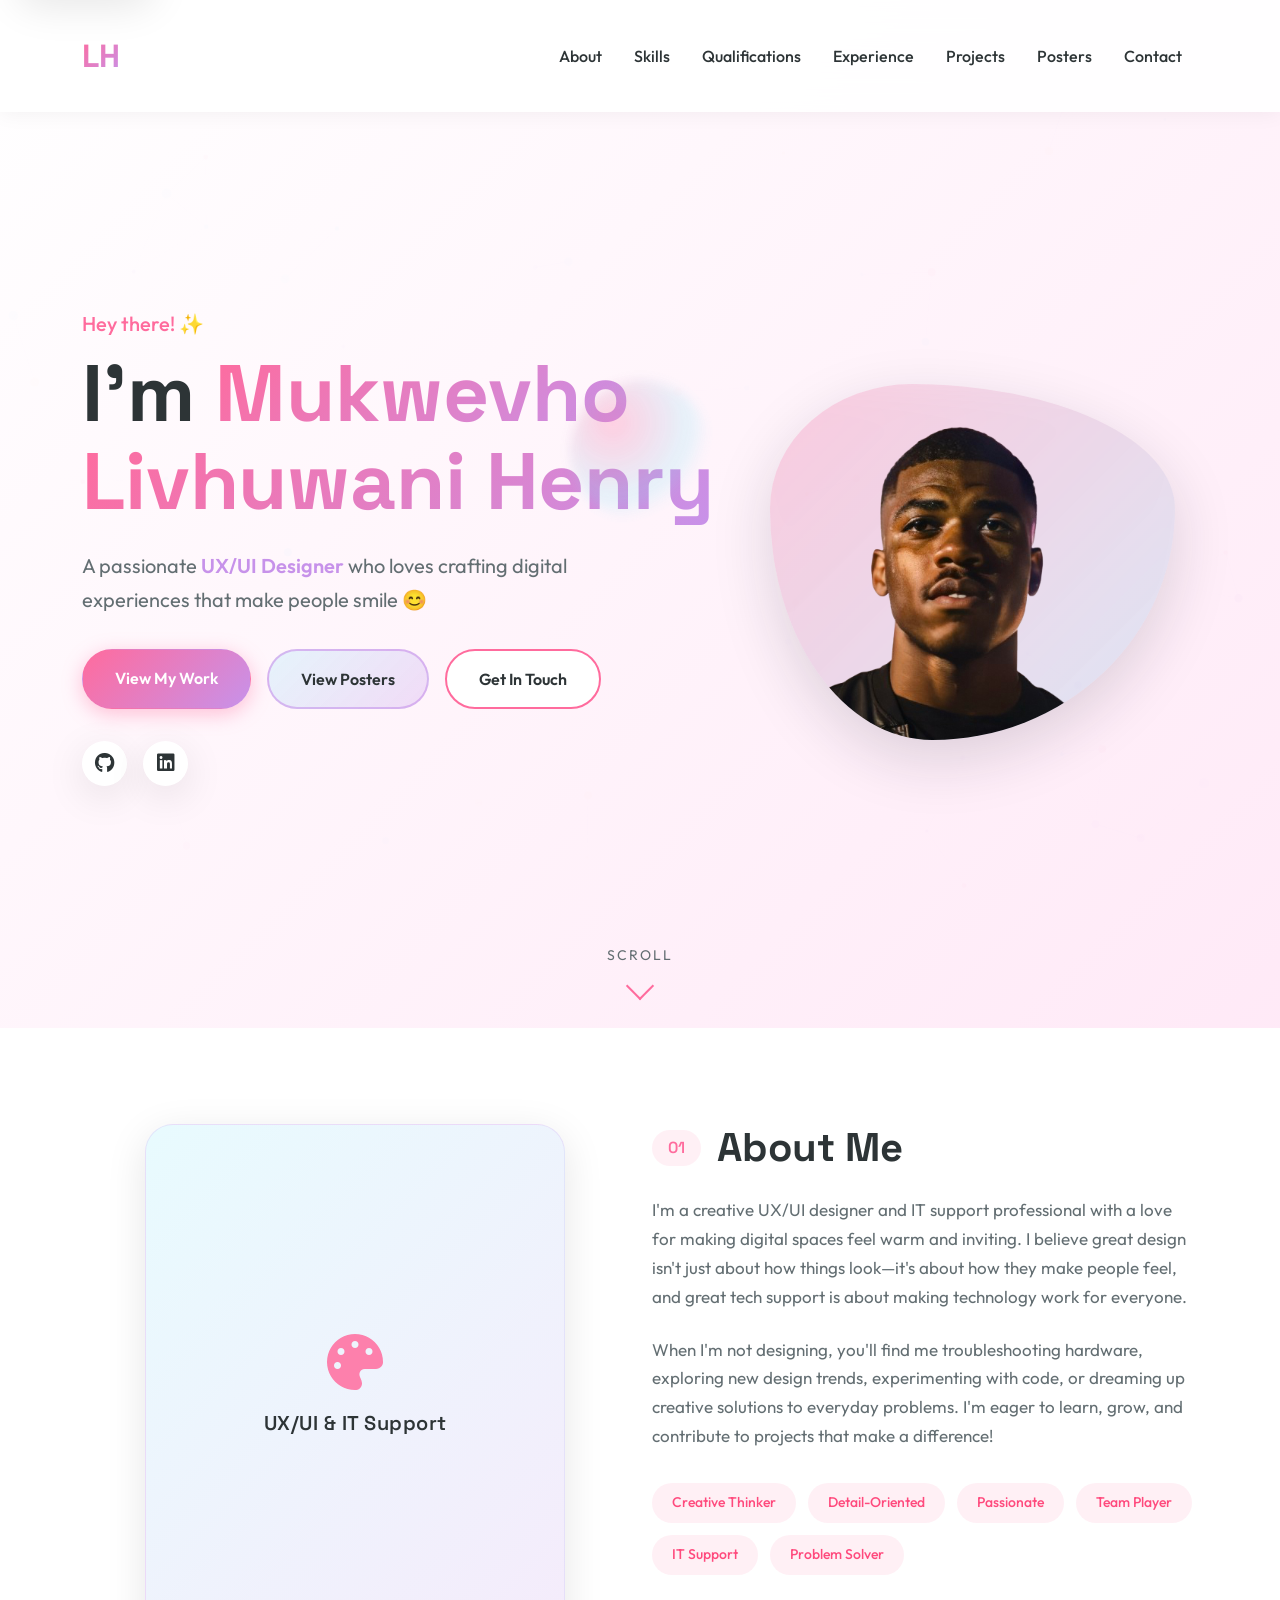
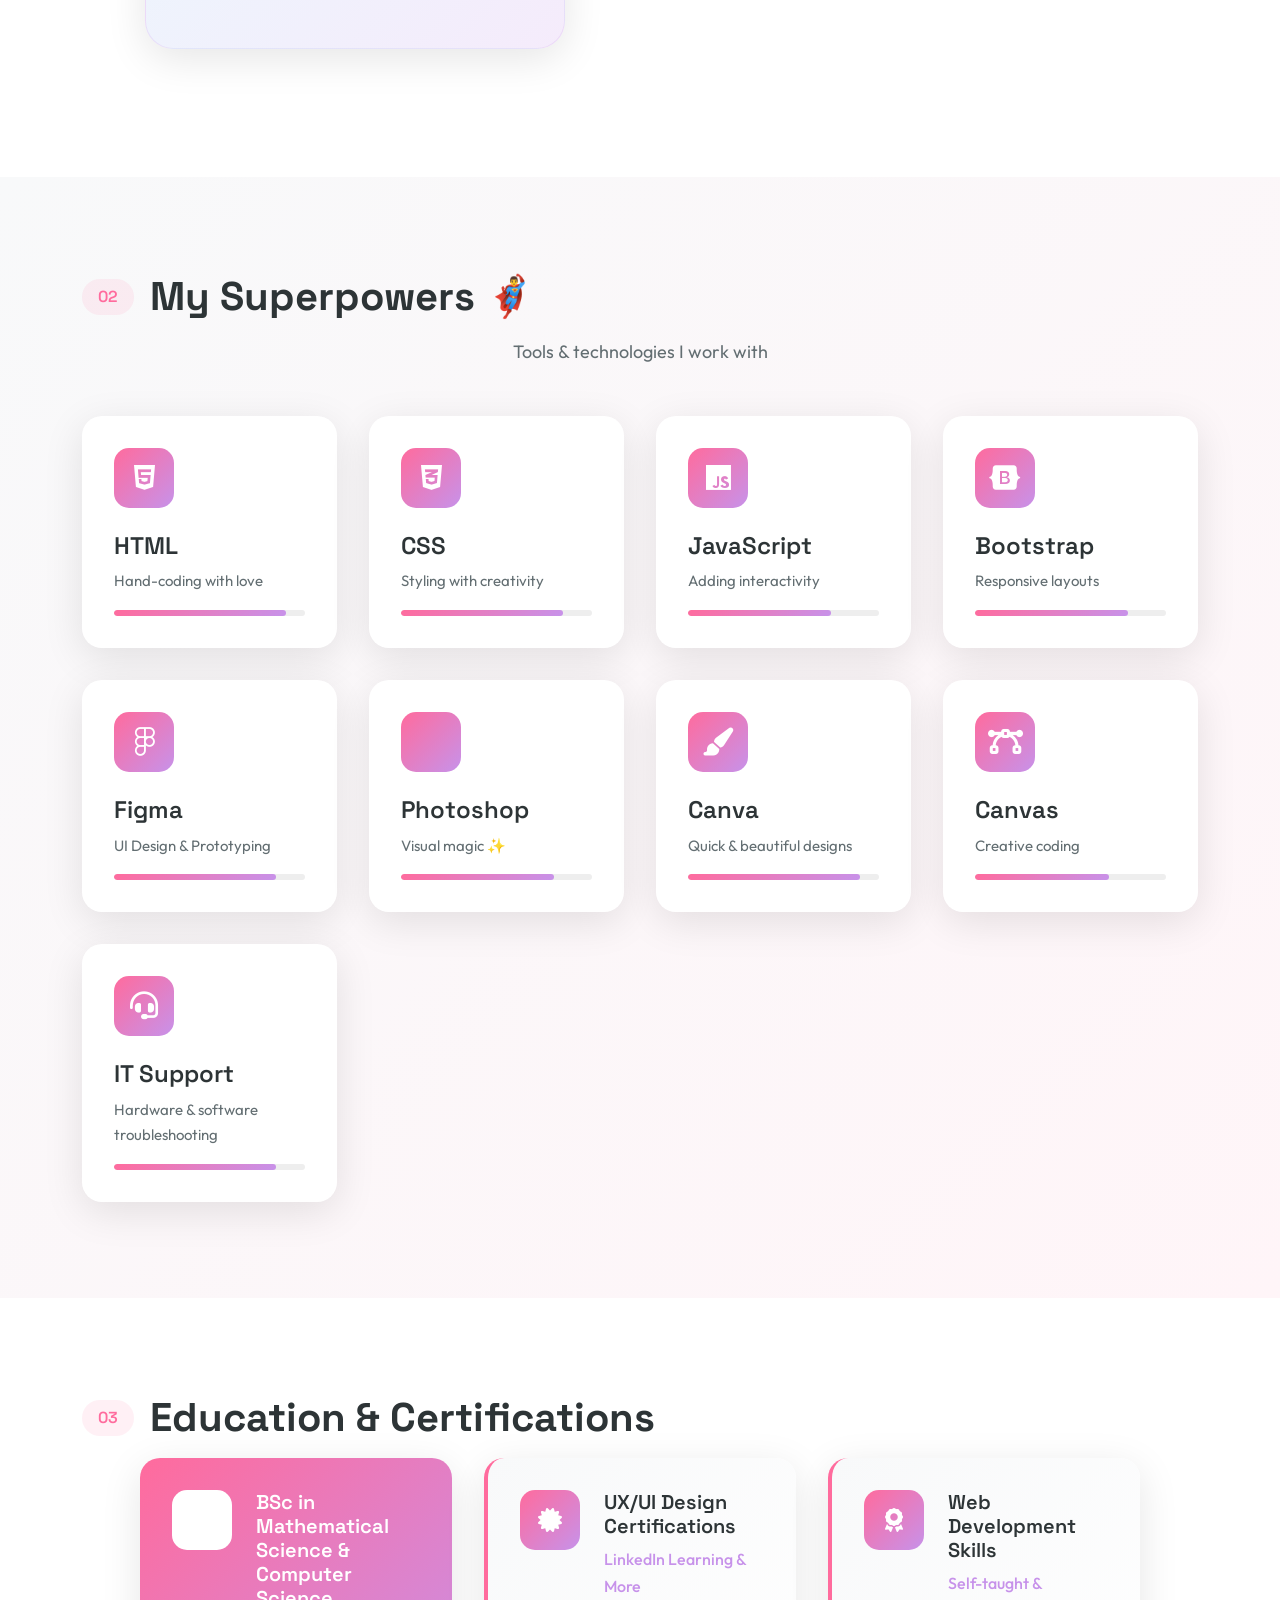
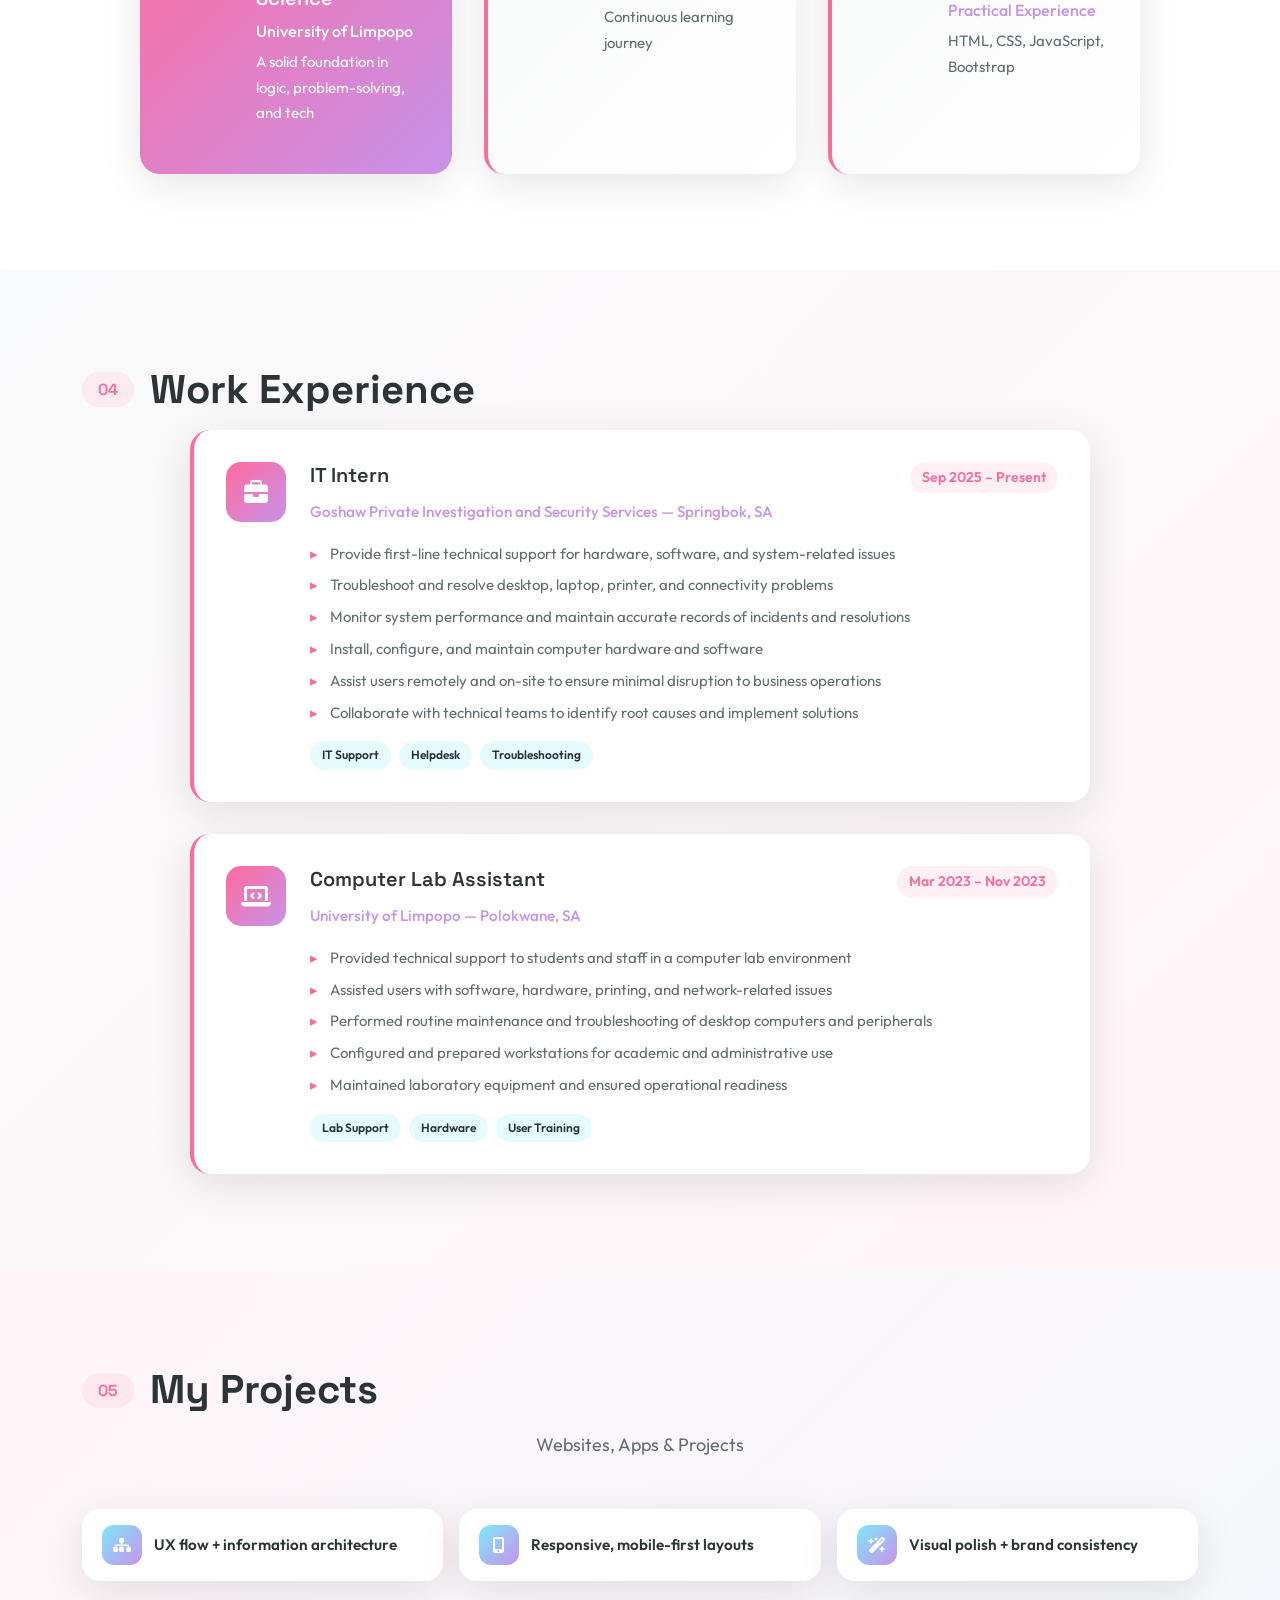
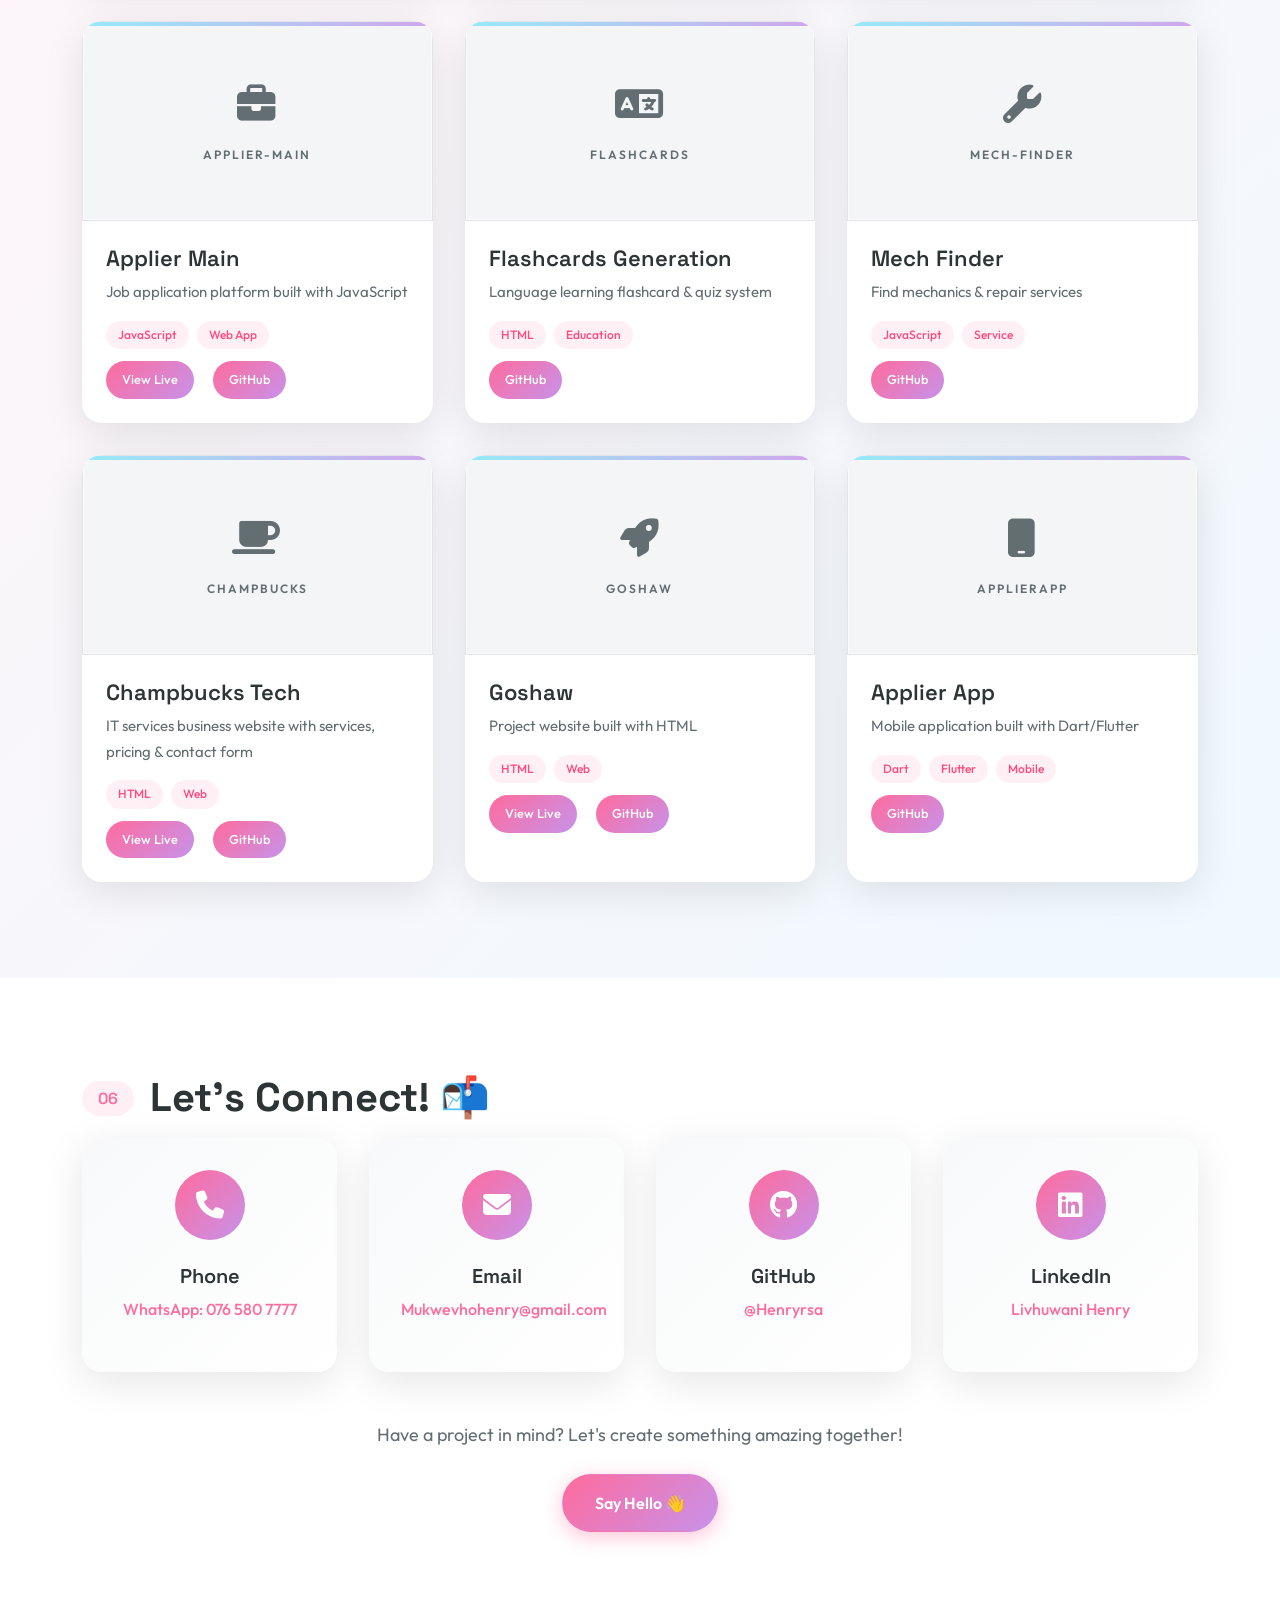
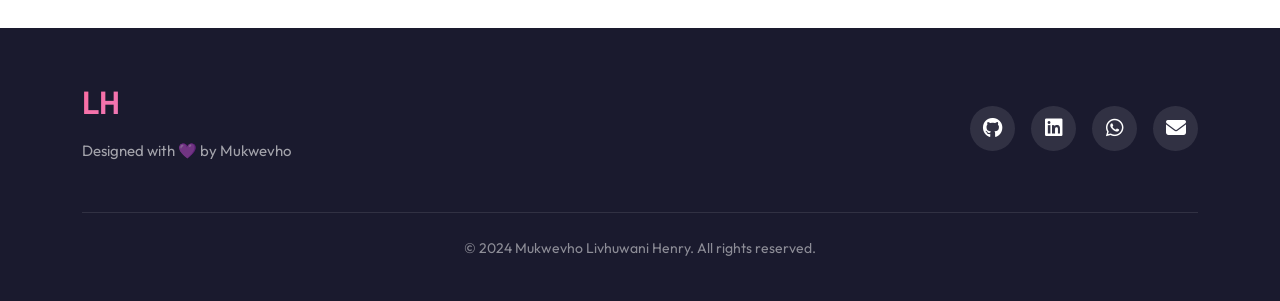
<file: index.html>
<!DOCTYPE html>
<html lang="en">
<head>
    <meta charset="UTF-8">
    <meta name="viewport" content="width=device-width, initial-scale=1.0">
    <title>Mukwevho Livhuwani Henry | UX/UI Designer</title>
    <link href="https://cdn.jsdelivr.net/npm/bootstrap@5.3.0/dist/css/bootstrap.min.css" rel="stylesheet">
    <link rel="stylesheet" href="https://cdnjs.cloudflare.com/ajax/libs/font-awesome/6.4.0/css/all.min.css">
    <link rel="preconnect" href="https://fonts.googleapis.com">
    <link rel="preconnect" href="https://fonts.gstatic.com" crossorigin>
    <link href="https://fonts.googleapis.com/css2?family=Outfit:wght@300;400;600;800&family=Space+Grotesk:wght@400;600;700&display=swap" rel="stylesheet">
    <link rel="stylesheet" href="style.css">
</head>
<body>
    <canvas id="bgCanvas"></canvas>
    <a class="skip-link" href="#main-content">Skip to content</a>
    
    <nav class="navbar navbar-expand-lg fixed-top">
        <div class="container">
            <a class="navbar-brand" href="#">
                <span class="brand-text">LH</span>
            </a>
            <button class="navbar-toggler" type="button" data-bs-toggle="collapse" data-bs-target="#navbarNav">
                <span class="toggler-icon"></span>
            </button>
            <div class="collapse navbar-collapse" id="navbarNav">
                <ul class="navbar-nav ms-auto">
                    <li class="nav-item"><a class="nav-link" href="#about">About</a></li>
                    <li class="nav-item"><a class="nav-link" href="#skills">Skills</a></li>
                    <li class="nav-item"><a class="nav-link" href="#qualifications">Qualifications</a></li>
                    <li class="nav-item"><a class="nav-link" href="#experience">Experience</a></li>
                    <li class="nav-item"><a class="nav-link" href="#projects">Projects</a></li>
                    <li class="nav-item"><a class="nav-link" href="posters.html">Posters</a></li>
                    <li class="nav-item"><a class="nav-link" href="#contact">Contact</a></li>
                </ul>
            </div>
        </div>
    </nav>

    <main id="main-content">
    <section id="hero" class="hero-section">
        <div class="container">
            <div class="row min-vh-100 align-items-center">
                <div class="col-lg-7">
                    <p class="greeting">Hey there! ✨</p>
                    <h1 class="hero-title">
                        I'm <span class="highlight">Mukwevho</span><br>
                        <span class="highlight">Livhuwani Henry</span>
                    </h1>
                    <p class="hero-subtitle">
                        A passionate <span class="typing-text">UX/UI Designer</span> who loves crafting 
                        digital experiences that make people smile 😊
                    </p>
                    <div class="hero-cta">
                        <a href="#projects" class="btn btn-primary-custom">View My Work</a>
                        <a href="posters.html" class="btn btn-tertiary-custom">View Posters</a>
                        <a href="#contact" class="btn btn-secondary-custom">Get In Touch</a>
                    </div>
                    <div class="social-links-hero">
                        <a href="https://github.com/Henryrsa" target="_blank" rel="noopener noreferrer" class="social-link">
                            <i class="fab fa-github"></i>
                        </a>
                        <a href="https://www.linkedin.com/in/livhuwani-henry-mukwevho-75aba8270/" target="_blank" rel="noopener noreferrer" class="social-link">
                            <i class="fab fa-linkedin"></i>
                        </a>
                    </div>
                </div>
                <div class="col-lg-5">
                    <div class="hero-image-wrapper">
                        <div class="hero-image-glow"></div>
                        <img src="assests/Myself.png" alt="Mukwevho Livhuwani Henry" class="hero-image">
                    </div>
                </div>
            </div>
        </div>
        <div class="scroll-indicator">
            <span>Scroll</span>
            <div class="scroll-arrow"></div>
        </div>
    </section>

    <section id="about" class="about-section">
        <div class="container">
            <div class="row">
                <div class="col-lg-6">
                    <div class="about-image-wrapper">
                        <div class="about-panel">
                            <i class="fas fa-palette"></i>
                            <span>UX/UI & IT Support</span>
                        </div>
                    </div>
                </div>
                <div class="col-lg-6">
                    <div class="about-content">
                        <h2 class="section-title">
                            <span class="title-number">01</span>
                            About Me
                        </h2>
                        <p class="about-text">
                            I'm a creative UX/UI designer and IT support professional with a love for making digital spaces feel 
                            warm and inviting. I believe great design isn't just about how things look—it's 
                            about how they make people feel, and great tech support is about making technology work for everyone.
                        </p>
                        <p class="about-text">
                            When I'm not designing, you'll find me troubleshooting hardware, exploring 
                            new design trends, experimenting with code, or dreaming up creative solutions to everyday problems. 
                            I'm eager to learn, grow, and contribute to projects that make a difference!
                        </p>
                        <div class="about-tags">
                            <span class="tag">Creative Thinker</span>
                            <span class="tag">Detail-Oriented</span>
                            <span class="tag">Passionate</span>
                            <span class="tag">Team Player</span>
                            <span class="tag">IT Support</span>
                            <span class="tag">Problem Solver</span>
                        </div>
                    </div>
                </div>
            </div>
        </div>
    </section>

    <section id="skills" class="skills-section">
        <div class="container">
            <h2 class="section-title text-center">
                <span class="title-number">02</span>
                My Superpowers 🦸‍♂️
            </h2>
            <p class="section-subtitle text-center">Tools & technologies I work with</p>
            
            <div class="skills-grid">
                <div class="skill-card" data-tilt>
                    <div class="skill-icon">
                        <i class="fab fa-html5"></i>
                    </div>
                    <h3>HTML</h3>
                    <p>Hand-coding with love</p>
                    <div class="skill-level">
                        <div class="skill-progress" style="--progress: 90%"></div>
                    </div>
                </div>
                
                <div class="skill-card" data-tilt>
                    <div class="skill-icon">
                        <i class="fab fa-css3-alt"></i>
                    </div>
                    <h3>CSS</h3>
                    <p>Styling with creativity</p>
                    <div class="skill-level">
                        <div class="skill-progress" style="--progress: 85%"></div>
                    </div>
                </div>
                
                <div class="skill-card" data-tilt>
                    <div class="skill-icon">
                        <i class="fab fa-js"></i>
                    </div>
                    <h3>JavaScript</h3>
                    <p>Adding interactivity</p>
                    <div class="skill-level">
                        <div class="skill-progress" style="--progress: 75%"></div>
                    </div>
                </div>
                
                <div class="skill-card" data-tilt>
                    <div class="skill-icon">
                        <i class="fab fa-bootstrap"></i>
                    </div>
                    <h3>Bootstrap</h3>
                    <p>Responsive layouts</p>
                    <div class="skill-level">
                        <div class="skill-progress" style="--progress: 80%"></div>
                    </div>
                </div>
                
                <div class="skill-card" data-tilt>
                    <div class="skill-icon">
                        <i class="fab fa-figma"></i>
                    </div>
                    <h3>Figma</h3>
                    <p>UI Design & Prototyping</p>
                    <div class="skill-level">
                        <div class="skill-progress" style="--progress: 85%"></div>
                    </div>
                </div>
                
                <div class="skill-card" data-tilt>
                    <div class="skill-icon">
                        <i class="fab fa-adobe"></i>
                    </div>
                    <h3>Photoshop</h3>
                    <p>Visual magic ✨</p>
                    <div class="skill-level">
                        <div class="skill-progress" style="--progress: 80%"></div>
                    </div>
                </div>
                
                <div class="skill-card" data-tilt>
                    <div class="skill-icon">
                        <i class="fas fa-paint-brush"></i>
                    </div>
                    <h3>Canva</h3>
                    <p>Quick & beautiful designs</p>
                    <div class="skill-level">
                        <div class="skill-progress" style="--progress: 90%"></div>
                    </div>
                </div>
                
                <div class="skill-card" data-tilt>
                    <div class="skill-icon">
                        <i class="fas fa-bezier-curve"></i>
                    </div>
                    <h3>Canvas</h3>
                        <p>Creative coding</p>
                    <div class="skill-level">
                        <div class="skill-progress" style="--progress: 70%"></div>
                    </div>
                </div>
                
                <div class="skill-card" data-tilt>
                    <div class="skill-icon">
                        <i class="fas fa-headset"></i>
                    </div>
                    <h3>IT Support</h3>
                    <p>Hardware & software troubleshooting</p>
                    <div class="skill-level">
                        <div class="skill-progress" style="--progress: 85%"></div>
                    </div>
                </div>
            </div>
        </div>
    </section>

    <section id="qualifications" class="qualifications-section">
        <div class="container">
            <h2 class="section-title text-center">
                <span class="title-number">03</span>
                Education & Certifications
            </h2>
            
            <div class="qualifications-wrapper">
                <div class="qualification-card main-education">
                    <div class="edu-icon">
                        <i class="fas fa-graduation-cap"></i>
                    </div>
                    <div class="edu-content">
                        <h3>BSc in Mathematical Science & Computer Science</h3>
                        <p class="edu-school">University of Limpopo</p>
                        <p class="edu-period">A solid foundation in logic, problem-solving, and tech</p>
                    </div>
                </div>
                
                <div class="qualification-card">
                    <div class="cert-icon">
                        <i class="fas fa-certificate"></i>
                    </div>
                    <div class="edu-content">
                        <h3>UX/UI Design Certifications</h3>
                        <p class="edu-school">LinkedIn Learning & More</p>
                        <p class="edu-period">Continuous learning journey</p>
                    </div>
                </div>
                
                <div class="qualification-card">
                    <div class="cert-icon">
                        <i class="fas fa-award"></i>
                    </div>
                    <div class="edu-content">
                        <h3>Web Development Skills</h3>
                        <p class="edu-school">Self-taught & Practical Experience</p>
                        <p class="edu-period">HTML, CSS, JavaScript, Bootstrap</p>
                    </div>
                </div>
            </div>
        </div>
    </section>

    <section id="experience" class="experience-section">
        <div class="container">
            <h2 class="section-title text-center">
                <span class="title-number">04</span>
                Work Experience
            </h2>

            <div class="experience-wrapper">
                <div class="experience-card">
                    <div class="exp-icon"><i class="fas fa-briefcase"></i></div>
                    <div class="exp-content">
                        <div class="exp-header">
                            <h3>IT Intern</h3>
                            <span class="exp-date">Sep 2025 – Present</span>
                        </div>
                        <p class="exp-company">Goshaw Private Investigation and Security Services — Springbok, SA</p>
                        <ul class="exp-duties">
                            <li>Provide first-line technical support for hardware, software, and system-related issues</li>
                            <li>Troubleshoot and resolve desktop, laptop, printer, and connectivity problems</li>
                            <li>Monitor system performance and maintain accurate records of incidents and resolutions</li>
                            <li>Install, configure, and maintain computer hardware and software</li>
                            <li>Assist users remotely and on-site to ensure minimal disruption to business operations</li>
                            <li>Collaborate with technical teams to identify root causes and implement solutions</li>
                        </ul>
                        <div class="exp-tags"><span>IT Support</span><span>Helpdesk</span><span>Troubleshooting</span></div>
                    </div>
                </div>

                <div class="experience-card">
                    <div class="exp-icon"><i class="fas fa-laptop-code"></i></div>
                    <div class="exp-content">
                        <div class="exp-header">
                            <h3>Computer Lab Assistant</h3>
                            <span class="exp-date">Mar 2023 – Nov 2023</span>
                        </div>
                        <p class="exp-company">University of Limpopo — Polokwane, SA</p>
                        <ul class="exp-duties">
                            <li>Provided technical support to students and staff in a computer lab environment</li>
                            <li>Assisted users with software, hardware, printing, and network-related issues</li>
                            <li>Performed routine maintenance and troubleshooting of desktop computers and peripherals</li>
                            <li>Configured and prepared workstations for academic and administrative use</li>
                            <li>Maintained laboratory equipment and ensured operational readiness</li>
                        </ul>
                        <div class="exp-tags"><span>Lab Support</span><span>Hardware</span><span>User Training</span></div>
                    </div>
                </div>
            </div>
        </div>
    </section>

    <section id="projects" class="projects-section">
        <div class="container">
            <h2 class="section-title text-center">
                <span class="title-number">05</span>
                My Projects
            </h2>
            <p class="section-subtitle text-center">Websites, Apps & Projects</p>
            <div class="project-highlights">
                <div class="highlight-card">
                    <i class="fas fa-sitemap"></i>
                    <span>UX flow + information architecture</span>
                </div>
                <div class="highlight-card">
                    <i class="fas fa-mobile-alt"></i>
                    <span>Responsive, mobile-first layouts</span>
                </div>
                <div class="highlight-card">
                    <i class="fas fa-wand-magic-sparkles"></i>
                    <span>Visual polish + brand consistency</span>
                </div>
            </div>
            
            <div class="projects-grid">
                <div class="project-card">
                    <div class="project-image">
                        <div class="project-placeholder">
                            <span class="project-icon"><i class="fas fa-briefcase"></i></span>
                            <span>applier-main</span>
                        </div>
                    </div>
                    <div class="project-info">
                        <h3>Applier Main</h3>
                        <p>Job application platform built with JavaScript</p>
                        <div class="project-tags">
                            <span>JavaScript</span>
                            <span>Web App</span>
                        </div>
                        <a href="https://applier-main.vercel.app" target="_blank" rel="noopener noreferrer" class="project-link">View Live</a>
                        <a href="https://github.com/Henryrsa/applier-main" target="_blank" rel="noopener noreferrer" class="project-link">GitHub</a>
                    </div>
                </div>
                
                <div class="project-card">
                    <div class="project-image">
                        <div class="project-placeholder">
                            <span class="project-icon"><i class="fas fa-language"></i></span>
                            <span>Flashcards</span>
                        </div>
                    </div>
                    <div class="project-info">
                        <h3>Flashcards Generation</h3>
                        <p>Language learning flashcard & quiz system</p>
                        <div class="project-tags">
                            <span>HTML</span>
                            <span>Education</span>
                        </div>
                        <a href="https://github.com/Henryrsa/Flashcards_generation" target="_blank" rel="noopener noreferrer" class="project-link">GitHub</a>
                    </div>
                </div>
                
                <div class="project-card">
                    <div class="project-image">
                        <div class="project-placeholder">
                            <span class="project-icon"><i class="fas fa-wrench"></i></span>
                            <span>mech-finder</span>
                        </div>
                    </div>
                    <div class="project-info">
                        <h3>Mech Finder</h3>
                        <p>Find mechanics & repair services</p>
                        <div class="project-tags">
                            <span>JavaScript</span>
                            <span>Service</span>
                        </div>
                        <a href="https://github.com/Henryrsa/mech-finder" target="_blank" rel="noopener noreferrer" class="project-link">GitHub</a>
                    </div>
                </div>
                
                <div class="project-card">
                    <div class="project-image">
                        <div class="project-placeholder">
                            <span class="project-icon"><i class="fas fa-coffee"></i></span>
                            <span>champbucks</span>
                        </div>
                    </div>
                    <div class="project-info">
                        <h3>Champbucks Tech</h3>
                        <p>IT services business website with services, pricing & contact form</p>
                        <div class="project-tags">
                            <span>HTML</span>
                            <span>Web</span>
                        </div>
                        <a href="https://henryrsa.github.io/champbucks-tech/" target="_blank" rel="noopener noreferrer" class="project-link">View Live</a>
                        <a href="https://github.com/Henryrsa/champbucks-tech" target="_blank" rel="noopener noreferrer" class="project-link">GitHub</a>
                    </div>
                </div>
                
                <div class="project-card">
                    <div class="project-image">
                        <div class="project-placeholder">
                            <span class="project-icon"><i class="fas fa-rocket"></i></span>
                            <span>goshaw</span>
                        </div>
                    </div>
                    <div class="project-info">
                        <h3>Goshaw</h3>
                        <p>Project website built with HTML</p>
                        <div class="project-tags">
                            <span>HTML</span>
                            <span>Web</span>
                        </div>
                        <a href="https://henryrsa.github.io/goshaw/" target="_blank" rel="noopener noreferrer" class="project-link">View Live</a>
                        <a href="https://github.com/Henryrsa/goshaw" target="_blank" rel="noopener noreferrer" class="project-link">GitHub</a>
                    </div>
                </div>
                
                <div class="project-card">
                    <div class="project-image">
                        <div class="project-placeholder">
                            <span class="project-icon"><i class="fas fa-mobile"></i></span>
                            <span>applierapp</span>
                        </div>
                    </div>
                    <div class="project-info">
                        <h3>Applier App</h3>
                        <p>Mobile application built with Dart/Flutter</p>
                        <div class="project-tags">
                            <span>Dart</span>
                            <span>Flutter</span>
                            <span>Mobile</span>
                        </div>
                        <a href="https://github.com/Henryrsa/applierapp" target="_blank" rel="noopener noreferrer" class="project-link">GitHub</a>
                    </div>
                </div>
            </div>
        </div>
    </section>

    <section id="contact" class="contact-section">
        <div class="container">
            <h2 class="section-title text-center">
                <span class="title-number">06</span>
                Let's Connect! 📬
            </h2>
            
            <div class="contact-wrapper">
                <div class="contact-card">
                    <div class="contact-icon">
                        <i class="fas fa-phone"></i>
                    </div>
                    <h3>Phone</h3>
                    <p><a href="https://wa.me/27765807777" target="_blank" rel="noopener noreferrer">WhatsApp: 076 580 7777</a></p>
                </div>
                
                <div class="contact-card">
                    <div class="contact-icon">
                        <i class="fas fa-envelope"></i>
                    </div>
                    <h3>Email</h3>
                    <p><a href="mailto:Mukwevhohenry@gmail.com">Mukwevhohenry@gmail.com</a></p>
                </div>
                
                <div class="contact-card">
                    <div class="contact-icon">
                        <i class="fab fa-github"></i>
                    </div>
                    <h3>GitHub</h3>
                    <p><a href="https://github.com/Henryrsa" target="_blank" rel="noopener noreferrer">@Henryrsa</a></p>
                </div>
                
                <div class="contact-card">
                    <div class="contact-icon">
                        <i class="fab fa-linkedin"></i>
                    </div>
                    <h3>LinkedIn</h3>
                    <p><a href="https://www.linkedin.com/in/livhuwani-henry-mukwevho-75aba8270/" target="_blank" rel="noopener noreferrer">Livhuwani Henry</a></p>
                </div>
            </div>
            
            <div class="contact-cta text-center">
                <p>Have a project in mind? Let's create something amazing together!</p>
                <a href="mailto:Mukwevhohenry@gmail.com" class="btn btn-primary-custom">Say Hello 👋</a>
            </div>
        </div>
    </section>

    <div class="cursor-orb" aria-hidden="true"></div>

    <div class="floating-actions" aria-label="Quick actions">
        <a href="#hero" class="floating-btn" aria-label="Back to top">
            <i class="fas fa-arrow-up"></i>
        </a>
        <a href="https://github.com/Henryrsa" target="_blank" rel="noopener noreferrer" class="floating-btn floating-cycle" aria-label="Open GitHub">
            <i class="fab fa-github cycle-icon"></i>
        </a>
    </div>

    </main>

    <footer class="footer">
        <div class="container">
            <div class="footer-content">
                <div class="footer-brand">
                    <span class="brand-text">LH</span>
                    <p>Designed with 💜 by Mukwevho</p>
                </div>
                <div class="footer-social">
                    <a href="https://github.com/Henryrsa" target="_blank" rel="noopener noreferrer"><i class="fab fa-github"></i></a>
                    <a href="https://www.linkedin.com/in/livhuwani-henry-mukwevho-75aba8270/" target="_blank" rel="noopener noreferrer"><i class="fab fa-linkedin"></i></a>
                    <a href="https://wa.me/27765807777" target="_blank" rel="noopener noreferrer"><i class="fab fa-whatsapp"></i></a>
                    <a href="mailto:Mukwevhohenry@gmail.com"><i class="fas fa-envelope"></i></a>
                </div>
            </div>
            <div class="footer-bottom">
                <p>© 2024 Mukwevho Livhuwani Henry. All rights reserved.</p>
            </div>
        </div>
    </footer>

    <script src="https://cdn.jsdelivr.net/npm/bootstrap@5.3.0/dist/js/bootstrap.bundle.min.js"></script>
    <script src="script.js"></script>
</body>
</html>
</file>
<file: style.css>
:root {
    --primary: #ff6b9d;
    --primary-dark: #ff4a7d;
    --secondary: #c792ea;
    --accent: #7ee8fa;
    --accent-2: #ffeaa7;
    --dark: #1a1a2e;
    --dark-2: #16213e;
    --light: #f8f9fa;
    --text: #2d3436;
    --text-light: #636e72;
    --gradient-1: linear-gradient(135deg, #ff6b9d 0%, #c792ea 100%);
    --gradient-2: linear-gradient(135deg, #7ee8fa 0%, #c792ea 100%);
    --gradient-3: linear-gradient(135deg, #ffeaa7 0%, #ff6b9d 100%);
    --shadow: 0 10px 40px rgba(0, 0, 0, 0.1);
    --shadow-hover: 0 20px 60px rgba(0, 0, 0, 0.15);
    --font-heading: 'Space Grotesk', sans-serif;
    --font-body: 'Outfit', sans-serif;
}

* {
    margin: 0;
    padding: 0;
    box-sizing: border-box;
}

html {
    scroll-behavior: smooth;
}

body {
    font-family: var(--font-body);
    color: var(--text);
    background: var(--light);
    overflow-x: hidden;
    line-height: 1.7;
}

.skip-link {
    position: absolute;
    left: 1rem;
    top: -50px;
    background: white;
    color: var(--text);
    padding: 0.6rem 1rem;
    border-radius: 999px;
    box-shadow: var(--shadow);
    text-decoration: none;
    z-index: 10000;
    transition: top 0.2s ease;
}

.skip-link:focus {
    top: 1rem;
}

#bgCanvas {
    position: fixed;
    top: 0;
    left: 0;
    width: 100%;
    height: 100%;
    z-index: -1;
    opacity: 0.4;
}

/* Navbar */
.navbar {
    padding: 1.5rem 0;
    background: rgba(255, 255, 255, 0.9);
    backdrop-filter: blur(20px);
    box-shadow: 0 2px 20px rgba(0, 0, 0, 0.05);
    transition: all 0.3s ease;
}

.navbar.scrolled {
    padding: 1rem 0;
    box-shadow: var(--shadow);
}

.navbar-brand .brand-text {
    font-family: var(--font-heading);
    font-size: 2rem;
    font-weight: 800;
    background: var(--gradient-1);
    -webkit-background-clip: text;
    -webkit-text-fill-color: transparent;
    background-clip: text;
}

.navbar-nav .nav-link {
    font-weight: 500;
    color: var(--text);
    margin: 0 0.5rem;
    padding: 0.5rem 1rem;
    border-radius: 25px;
    transition: all 0.3s ease;
    position: relative;
}

.navbar-nav .nav-link::after {
    content: '';
    position: absolute;
    bottom: 0;
    left: 50%;
    width: 0;
    height: 2px;
    background: var(--gradient-1);
    transition: all 0.3s ease;
    transform: translateX(-50%);
}

.navbar-nav .nav-link:hover {
    color: var(--primary);
}

.navbar-nav .nav-link:focus-visible {
    outline: 2px solid rgba(255, 107, 157, 0.6);
    outline-offset: 3px;
}

.navbar-nav .nav-link:focus-visible {
    outline: 2px solid rgba(255, 107, 157, 0.6);
    outline-offset: 3px;
}

.navbar-nav .nav-link:hover::after {
    width: 60%;
}

.navbar-toggler {
    border: none;
    padding: 0.5rem;
}

.toggler-icon {
    display: block;
    width: 25px;
    height: 3px;
    background: var(--text);
    position: relative;
    transition: all 0.3s ease;
}

.toggler-icon::before,
.toggler-icon::after {
    content: '';
    position: absolute;
    width: 100%;
    height: 100%;
    background: var(--text);
    left: 0;
    transition: all 0.3s ease;
}

.toggler-icon::before {
    top: -8px;
}

.toggler-icon::after {
    top: 8px;
}

/* Hero Section */
.hero-section {
    min-height: 100vh;
    display: flex;
    align-items: center;
    position: relative;
    padding: 6rem 0 2rem;
    background: linear-gradient(135deg, rgba(255, 255, 255, 0.9) 0%, rgba(255, 231, 246, 0.9) 100%);
}

.greeting {
    font-size: 1.25rem;
    color: var(--primary);
    font-weight: 500;
    margin-bottom: 0.5rem;
    animation: fadeInUp 0.8s ease forwards;
    opacity: 0;
}

.hero-title {
    font-family: var(--font-heading);
    font-size: clamp(2.5rem, 8vw, 5rem);
    font-weight: 800;
    line-height: 1.1;
    margin-bottom: 1.5rem;
    animation: fadeInUp 0.8s ease forwards 0.2s;
    opacity: 0;
}

.hero-title .highlight {
    background: var(--gradient-1);
    -webkit-background-clip: text;
    -webkit-text-fill-color: transparent;
    background-clip: text;
}

.hero-subtitle {
    font-size: 1.25rem;
    color: var(--text-light);
    max-width: 500px;
    margin-bottom: 2rem;
    animation: fadeInUp 0.8s ease forwards 0.4s;
    opacity: 0;
}

.hero-subtitle .typing-text {
    color: var(--secondary);
    font-weight: 600;
}

.hero-cta {
    display: flex;
    gap: 1rem;
    flex-wrap: wrap;
    margin-bottom: 2rem;
    animation: fadeInUp 0.8s ease forwards 0.6s;
    opacity: 0;
}

.btn-primary-custom,
.btn-secondary-custom,
.btn-whatsapp,
.btn-tertiary-custom {
    padding: 1rem 2rem;
    border-radius: 50px;
    font-weight: 600;
    text-decoration: none;
    transition: all 0.3s ease;
    display: inline-block;
}

.btn-primary-custom:focus-visible,
.btn-secondary-custom:focus-visible,
.btn-whatsapp:focus-visible,
.btn-tertiary-custom:focus-visible,
.project-link:focus-visible,
.poster-actions a:focus-visible,
.social-link:focus-visible,
.footer-social a:focus-visible,
.filter-btn:focus-visible {
    outline: 2px solid rgba(26, 26, 46, 0.4);
    outline-offset: 4px;
}

.btn-primary-custom {
    background: var(--gradient-1);
    color: white;
    box-shadow: 0 5px 20px rgba(255, 107, 157, 0.4);
}

.btn-primary-custom:hover {
    transform: translateY(-3px);
    box-shadow: 0 10px 30px rgba(255, 107, 157, 0.5);
}

.btn-secondary-custom {
    background: white;
    color: var(--text);
    border: 2px solid var(--primary);
}

.btn-secondary-custom:hover {
    background: var(--primary);
    color: white;
}

.btn-whatsapp {
    background: #25D366;
    color: white;
    border: 2px solid #25D366;
    box-shadow: 0 5px 20px rgba(37, 211, 102, 0.35);
}

.btn-whatsapp:hover {
    background: #1ebe5d;
    border-color: #1ebe5d;
    color: white;
    transform: translateY(-3px);
    box-shadow: 0 10px 30px rgba(37, 211, 102, 0.4);
}

.btn-tertiary-custom {
    background: linear-gradient(135deg, rgba(126, 232, 250, 0.2) 0%, rgba(199, 146, 234, 0.25) 100%);
    color: var(--text);
    border: 2px solid rgba(199, 146, 234, 0.6);
    backdrop-filter: blur(6px);
}

.btn-tertiary-custom:hover {
    background: var(--gradient-2);
    color: white;
    transform: translateY(-3px);
    box-shadow: 0 10px 30px rgba(126, 232, 250, 0.3);
}

.social-links-hero {
    display: flex;
    gap: 1rem;
    animation: fadeInUp 0.8s ease forwards 0.8s;
    opacity: 0;
}

.hero-image-wrapper {
    position: relative;
    width: min(420px, 90%);
    margin: 2rem auto 0;
    border-radius: 35% 65% 60% 40% / 35% 35% 65% 65%;
    overflow: hidden;
    box-shadow: 0 20px 60px rgba(26, 26, 46, 0.15);
    animation: fadeInUp 0.8s ease forwards 0.9s;
    opacity: 0;
}

.hero-image-glow {
    position: absolute;
    inset: -15% -20%;
    background: linear-gradient(135deg, rgba(255, 107, 157, 0.35) 0%, rgba(126, 232, 250, 0.3) 100%);
    filter: blur(40px);
    z-index: 0;
}

.hero-image {
    position: relative;
    width: 100%;
    height: auto;
    display: block;
    z-index: 1;
    object-fit: cover;
}

.social-link {
    width: 45px;
    height: 45px;
    border-radius: 50%;
    background: white;
    display: flex;
    align-items: center;
    justify-content: center;
    color: var(--text);
    font-size: 1.25rem;
    text-decoration: none;
    box-shadow: var(--shadow);
    transition: all 0.3s ease;
}

.social-link:hover {
    background: var(--gradient-1);
    color: white;
    transform: translateY(-3px);
}

.scroll-indicator {
    position: absolute;
    bottom: 2rem;
    left: 50%;
    transform: translateX(-50%);
    display: flex;
    flex-direction: column;
    align-items: center;
    gap: 0.5rem;
    animation: bounce 2s infinite;
}

.scroll-indicator span {
    font-size: 0.875rem;
    color: var(--text-light);
    text-transform: uppercase;
    letter-spacing: 2px;
}

.scroll-arrow {
    width: 20px;
    height: 20px;
    border-right: 2px solid var(--primary);
    border-bottom: 2px solid var(--primary);
    transform: rotate(45deg);
}

@keyframes bounce {
    0%, 20%, 50%, 80%, 100% {
        transform: translateX(-50%) translateY(0);
    }
    40% {
        transform: translateX(-50%) translateY(-10px);
    }
    60% {
        transform: translateX(-50%) translateY(-5px);
    }
}

@keyframes fadeInUp {
    from {
        opacity: 0;
        transform: translateY(30px);
    }
    to {
        opacity: 1;
        transform: translateY(0);
    }
}

/* Section Styles */
section {
    padding: 6rem 0;
}

.section-title {
    font-family: var(--font-heading);
    font-size: 2.5rem;
    font-weight: 700;
    margin-bottom: 1rem;
    display: flex;
    align-items: center;
    gap: 1rem;
}

.title-number {
    font-size: 1rem;
    font-weight: 600;
    color: var(--primary);
    background: rgba(255, 107, 157, 0.1);
    padding: 0.5rem 1rem;
    border-radius: 20px;
}

.section-subtitle {
    color: var(--text-light);
    font-size: 1.125rem;
    margin-bottom: 3rem;
}

/* About Section */
.about-section {
    background: white;
}

.about-image-wrapper {
    position: relative;
    margin-bottom: 2rem;
    display: flex;
    align-items: center;
    justify-content: center;
}

.about-panel {
    width: min(420px, 90%);
    aspect-ratio: 4 / 5;
    border-radius: 28px;
    background: linear-gradient(135deg, rgba(126, 232, 250, 0.18) 0%, rgba(199, 146, 234, 0.18) 100%);
    box-shadow: var(--shadow);
    display: flex;
    flex-direction: column;
    align-items: center;
    justify-content: center;
    gap: 1rem;
    border: 1px solid rgba(199, 146, 234, 0.2);
}

.about-panel i {
    font-size: 3.5rem;
    color: var(--primary);
    opacity: 0.85;
}

.about-panel span {
    font-family: var(--font-heading);
    font-size: 1.25rem;
    font-weight: 600;
    color: var(--text);
    letter-spacing: 0.5px;
}

.about-content .section-title {
    margin-bottom: 1.5rem;
}

.about-text {
    color: var(--text-light);
    margin-bottom: 1.5rem;
    font-size: 1.0625rem;
}

.about-tags {
    display: flex;
    flex-wrap: wrap;
    gap: 0.75rem;
    margin-top: 2rem;
}

.tag {
    padding: 0.5rem 1.25rem;
    background: rgba(255, 107, 157, 0.1);
    color: var(--primary-dark);
    border-radius: 25px;
    font-weight: 500;
    font-size: 0.875rem;
    transition: all 0.3s ease;
}

.tag:hover {
    background: var(--gradient-1);
    color: white;
    transform: translateY(-2px);
}

/* Skills Section */
.skills-section {
    background: linear-gradient(135deg, #f8f9fa 0%, #fff5f8 100%);
}

.skills-grid {
    display: grid;
    grid-template-columns: repeat(auto-fit, minmax(250px, 1fr));
    gap: 2rem;
}

.skill-card {
    background: white;
    padding: 2rem;
    border-radius: 20px;
    box-shadow: var(--shadow);
    transition: all 0.4s ease;
    position: relative;
    overflow: hidden;
}

.skill-card::before {
    content: '';
    position: absolute;
    top: 0;
    left: 0;
    width: 100%;
    height: 4px;
    background: var(--gradient-1);
    transform: scaleX(0);
    transform-origin: left;
    transition: transform 0.4s ease;
}

.skill-card:hover {
    transform: translateY(-10px);
    box-shadow: var(--shadow-hover);
}

.skill-card:hover::before {
    transform: scaleX(1);
}

.skill-icon {
    width: 60px;
    height: 60px;
    background: var(--gradient-1);
    border-radius: 15px;
    display: flex;
    align-items: center;
    justify-content: center;
    margin-bottom: 1.5rem;
}

.skill-icon i {
    font-size: 1.75rem;
    color: white;
}

.skill-card h3 {
    font-family: var(--font-heading);
    font-size: 1.5rem;
    font-weight: 600;
    margin-bottom: 0.5rem;
}

.skill-card p {
    color: var(--text-light);
    font-size: 0.9375rem;
    margin-bottom: 1rem;
}

.skill-level {
    height: 6px;
    background: #eee;
    border-radius: 3px;
    overflow: hidden;
}

.skill-progress {
    height: 100%;
    background: var(--gradient-1);
    border-radius: 3px;
    width: var(--progress);
    transition: width 1s ease;
}

/* Qualifications Section */
.qualifications-section {
    background: white;
}

.qualifications-wrapper {
    display: grid;
    grid-template-columns: repeat(auto-fit, minmax(300px, 1fr));
    gap: 2rem;
    max-width: 1000px;
    margin: 0 auto;
}

.qualification-card {
    background: linear-gradient(135deg, #f8f9fa 0%, #fff 100%);
    padding: 2rem;
    border-radius: 20px;
    display: flex;
    gap: 1.5rem;
    align-items: flex-start;
    box-shadow: var(--shadow);
    transition: all 0.3s ease;
    border-left: 4px solid var(--primary);
}

.qualification-card:hover {
    transform: translateX(10px);
    box-shadow: var(--shadow-hover);
}

.main-education {
    background: var(--gradient-1);
    border-left: none;
}

.main-education .edu-icon,
.main-education .cert-icon {
    background: white;
    color: var(--primary);
}

.main-education h3,
.main-education p {
    color: white;
}

.edu-icon,
.cert-icon {
    width: 60px;
    height: 60px;
    min-width: 60px;
    background: var(--gradient-1);
    border-radius: 15px;
    display: flex;
    align-items: center;
    justify-content: center;
}

.edu-icon i,
.cert-icon i {
    font-size: 1.5rem;
    color: white;
}

.qualification-card h3 {
    font-family: var(--font-heading);
    font-size: 1.25rem;
    font-weight: 600;
    margin-bottom: 0.5rem;
}

.edu-school {
    color: var(--secondary);
    font-weight: 500;
    margin-bottom: 0.25rem;
}

.edu-period {
    color: var(--text-light);
    font-size: 0.9375rem;
}

/* Experience Section */
.experience-section {
    background: linear-gradient(135deg, #f8f9fa 0%, #fff5f8 100%);
}

.experience-wrapper {
    display: flex;
    flex-direction: column;
    gap: 2rem;
    max-width: 900px;
    margin: 0 auto;
}

.experience-card {
    background: white;
    padding: 2rem;
    border-radius: 20px;
    display: flex;
    gap: 1.5rem;
    box-shadow: var(--shadow);
    transition: all 0.3s ease;
    border-left: 4px solid var(--primary);
}

.experience-card:hover {
    transform: translateX(10px);
    box-shadow: var(--shadow-hover);
}

.exp-icon {
    width: 60px;
    height: 60px;
    min-width: 60px;
    background: var(--gradient-1);
    border-radius: 15px;
    display: flex;
    align-items: center;
    justify-content: center;
}

.exp-icon i {
    font-size: 1.5rem;
    color: white;
}

.exp-content {
    flex: 1;
}

.exp-header {
    display: flex;
    justify-content: space-between;
    align-items: baseline;
    flex-wrap: wrap;
    gap: 0.5rem;
    margin-bottom: 0.25rem;
}

.exp-header h3 {
    font-family: var(--font-heading);
    font-size: 1.25rem;
    font-weight: 600;
}

.exp-date {
    font-size: 0.875rem;
    color: var(--primary);
    font-weight: 600;
    background: rgba(255, 107, 157, 0.1);
    padding: 0.25rem 0.75rem;
    border-radius: 20px;
}

.exp-company {
    color: var(--secondary);
    font-weight: 500;
    margin-bottom: 1rem;
    font-size: 0.95rem;
}

.exp-duties {
    list-style: none;
    padding: 0;
    margin: 0 0 1rem;
}

.exp-duties li {
    position: relative;
    padding-left: 1.25rem;
    margin-bottom: 0.4rem;
    color: var(--text-light);
    font-size: 0.9375rem;
}

.exp-duties li::before {
    content: '▸';
    position: absolute;
    left: 0;
    color: var(--primary);
}

.exp-tags {
    display: flex;
    flex-wrap: wrap;
    gap: 0.5rem;
}

.exp-tags span {
    padding: 0.25rem 0.75rem;
    border-radius: 999px;
    background: rgba(126, 232, 250, 0.2);
    color: var(--text);
    font-size: 0.75rem;
    font-weight: 600;
}

/* Projects Section */
.projects-section {
    background: linear-gradient(135deg, #fff5f8 0%, #f0f9ff 100%);
}

.project-highlights {
    display: grid;
    grid-template-columns: repeat(auto-fit, minmax(220px, 1fr));
    gap: 1rem;
    margin: 1.5rem 0 2.5rem;
}

.highlight-card {
    background: white;
    border-radius: 18px;
    padding: 1rem 1.25rem;
    display: flex;
    gap: 0.75rem;
    align-items: center;
    box-shadow: var(--shadow);
}

.highlight-card i {
    width: 40px;
    height: 40px;
    border-radius: 12px;
    display: flex;
    align-items: center;
    justify-content: center;
    background: var(--gradient-2);
    color: white;
}

.highlight-card span {
    font-weight: 600;
    color: var(--text);
    font-size: 0.95rem;
}

.projects-grid {
    display: grid;
    grid-template-columns: repeat(auto-fit, minmax(320px, 1fr));
    gap: 2rem;
}

.project-card {
    background: white;
    border-radius: 20px;
    overflow: hidden;
    box-shadow: var(--shadow);
    transition: all 0.4s ease;
}

.project-card:hover {
    transform: translateY(-10px);
    box-shadow: var(--shadow-hover);
}

.project-image {
    height: 200px;
    background: #f4f5f7;
    border: 1px solid rgba(26, 26, 46, 0.08);
    display: flex;
    align-items: center;
    justify-content: center;
    position: relative;
    overflow: hidden;
    box-shadow: inset 0 0 0 1px rgba(255, 255, 255, 0.6);
}

.project-image::before {
    content: '';
    position: absolute;
    top: 0;
    left: 0;
    right: 0;
    height: 4px;
    background: var(--gradient-2);
    opacity: 0.8;
}

.project-placeholder {
    display: flex;
    flex-direction: column;
    align-items: center;
    gap: 0.75rem;
    color: var(--text);
    z-index: 1;
    text-align: center;
}

.project-icon {
    width: 56px;
    height: 56px;
    border-radius: 18px;
    display: flex;
    align-items: center;
    justify-content: center;
}

.project-icon i {
    font-size: 2.4rem;
    line-height: 1;
}

.project-placeholder span {
    font-weight: 600;
    text-transform: uppercase;
    letter-spacing: 2px;
    font-size: 0.75rem;
    color: var(--text-light);
}

.project-card.coming-soon .project-image {
    background: linear-gradient(135deg, #ffeaa7 0%, #ff6b9d 100%);
}

.project-info {
    padding: 1.5rem;
}

.project-info h3 {
    font-family: var(--font-heading);
    font-size: 1.375rem;
    font-weight: 600;
    margin-bottom: 0.5rem;
}

.project-info p {
    color: var(--text-light);
    font-size: 0.9375rem;
    margin-bottom: 1rem;
}

.project-tags {
    display: flex;
    flex-wrap: wrap;
    gap: 0.5rem;
}

.project-tags span {
    padding: 0.25rem 0.75rem;
    background: rgba(255, 107, 157, 0.1);
    color: var(--primary-dark);
    border-radius: 15px;
    font-size: 0.75rem;
    font-weight: 500;
}

.project-link {
    display: inline-block;
    margin-right: 1rem;
    margin-top: 0.75rem;
    padding: 0.5rem 1rem;
    background: var(--gradient-1);
    color: white;
    text-decoration: none;
    border-radius: 20px;
    font-size: 0.8rem;
    font-weight: 500;
    transition: all 0.3s ease;
}

.project-link:hover {
    transform: translateY(-2px);
    box-shadow: 0 5px 15px rgba(255, 107, 157, 0.4);
}

/* Posters Page */
.posters-page .hero-section,
.posters-hero {
    min-height: 70vh;
    display: flex;
    align-items: center;
    padding: 7rem 0 4rem;
    background: linear-gradient(135deg, rgba(255, 245, 248, 0.95) 0%, rgba(240, 249, 255, 0.95) 100%);
}

.posters-hero .hero-title {
    font-size: clamp(2.5rem, 6vw, 4.5rem);
}

.posters-hero .hero-subtitle {
    max-width: 600px;
}

.poster-stats {
    display: flex;
    flex-wrap: wrap;
    gap: 0.75rem;
    margin-top: 2rem;
}

.poster-stat {
    padding: 0.5rem 1rem;
    border-radius: 20px;
    background: rgba(255, 107, 157, 0.1);
    color: var(--primary-dark);
    font-weight: 600;
    font-size: 0.875rem;
    letter-spacing: 0.3px;
}

.posters-gallery {
    background: white;
    padding: 5rem 0 6rem;
}

.posters-gallery .section-title {
    justify-content: center;
}

.poster-filters {
    display: flex;
    flex-wrap: wrap;
    justify-content: center;
    gap: 0.75rem;
    margin-top: 2rem;
}


.filter-btn {
    border: none;
    padding: 0.6rem 1.4rem;
    border-radius: 999px;
    background: rgba(255, 107, 157, 0.12);
    color: var(--primary-dark);
    font-weight: 600;
    letter-spacing: 0.3px;
    transition: all 0.3s ease;
}

.filter-btn:hover,
.filter-btn.active {
    background: var(--gradient-1);
    color: white;
    box-shadow: 0 6px 18px rgba(255, 107, 157, 0.3);
}

.poster-grid {
    display: grid;
    grid-template-columns: repeat(auto-fit, minmax(260px, 1fr));
    gap: 2rem;
    margin-top: 3rem;
}

.poster-card {
    background: white;
    border-radius: 24px;
    overflow: hidden;
    box-shadow: var(--shadow);
    transition: all 0.4s ease;
    display: flex;
    flex-direction: column;
}

.poster-card:hover {
    transform: translateY(-8px);
    box-shadow: var(--shadow-hover);
}

.poster-image {
    position: relative;
    display: block;
    aspect-ratio: 3 / 4;
    overflow: hidden;
    background: linear-gradient(135deg, rgba(126, 232, 250, 0.2) 0%, rgba(199, 146, 234, 0.2) 100%);
}

.poster-image img {
    width: 100%;
    height: 100%;
    object-fit: cover;
    display: block;
    transition: transform 0.4s ease;
}

.poster-card:hover .poster-image img {
    transform: scale(1.05);
}

.poster-overlay {
    position: absolute;
    inset: 0;
    background: linear-gradient(180deg, rgba(26, 26, 46, 0.05) 0%, rgba(26, 26, 46, 0.5) 100%);
    display: flex;
    align-items: flex-end;
    justify-content: space-between;
    padding: 1.5rem;
    opacity: 0;
    transition: opacity 0.3s ease;
}

.poster-card:hover .poster-overlay {
    opacity: 1;
}

.poster-overlay span {
    color: white;
    font-weight: 600;
    text-transform: uppercase;
    letter-spacing: 2px;
    font-size: 0.75rem;
}

.poster-meta {
    padding: 1.5rem;
}

.poster-meta h3 {
    font-family: var(--font-heading);
    font-size: 1.25rem;
    font-weight: 600;
    margin-bottom: 0.75rem;
}

.poster-meta p {
    color: var(--text-light);
    font-size: 0.95rem;
    margin-bottom: 1rem;
}

.poster-tags {
    display: flex;
    flex-wrap: wrap;
    gap: 0.5rem;
}

.poster-tags span {
    padding: 0.25rem 0.75rem;
    border-radius: 999px;
    background: rgba(126, 232, 250, 0.2);
    color: var(--text);
    font-size: 0.75rem;
    font-weight: 600;
}

.poster-actions {
    margin-top: 1.25rem;
}

.poster-actions a {
    text-decoration: none;
    font-weight: 600;
    color: var(--primary-dark);
}

.poster-actions a:hover {
    color: var(--primary);
}

.lightbox {
    position: fixed;
    inset: 0;
    background: rgba(22, 33, 62, 0.9);
    display: flex;
    flex-direction: column;
    align-items: center;
    justify-content: center;
    padding: 2rem;
    opacity: 0;
    pointer-events: none;
    transition: opacity 0.3s ease;
    z-index: 9999;
}

.lightbox.active {
    opacity: 1;
    pointer-events: auto;
}

.lightbox-image {
    max-width: min(90vw, 900px);
    max-height: 80vh;
    border-radius: 20px;
    box-shadow: 0 20px 60px rgba(0, 0, 0, 0.45);
}

.lightbox-caption {
    margin-top: 1.5rem;
    color: rgba(255, 255, 255, 0.8);
    font-weight: 600;
    text-transform: uppercase;
    letter-spacing: 2px;
    font-size: 0.85rem;
}

.lightbox-close {
    position: absolute;
    top: 24px;
    right: 30px;
    background: transparent;
    border: none;
    color: white;
    font-size: 2.5rem;
    line-height: 1;
    cursor: pointer;
}

.lightbox-nav {
    position: absolute;
    top: 50%;
    transform: translateY(-50%);
    background: rgba(255, 255, 255, 0.12);
    border: none;
    color: white;
    width: 48px;
    height: 48px;
    border-radius: 50%;
    display: flex;
    align-items: center;
    justify-content: center;
    cursor: pointer;
    transition: all 0.3s ease;
}

.lightbox-nav:hover {
    background: rgba(255, 255, 255, 0.25);
}

.lightbox-nav.prev {
    left: 24px;
}

.lightbox-nav.next {
    right: 24px;
}

/* Contact Section */
.contact-section {
    background: white;
}

.contact-wrapper {
    display: grid;
    grid-template-columns: repeat(auto-fit, minmax(250px, 1fr));
    gap: 2rem;
    margin-bottom: 3rem;
}

.contact-card {
    text-align: center;
    padding: 2rem;
    border-radius: 20px;
    background: linear-gradient(135deg, #f8f9fa 0%, #fff 100%);
    box-shadow: var(--shadow);
    transition: all 0.3s ease;
}

.contact-card:hover {
    transform: translateY(-5px);
    box-shadow: var(--shadow-hover);
}

.contact-icon {
    width: 70px;
    height: 70px;
    background: var(--gradient-1);
    border-radius: 50%;
    display: flex;
    align-items: center;
    justify-content: center;
    margin: 0 auto 1.5rem;
}

.contact-icon i {
    font-size: 1.75rem;
    color: white;
}

.contact-card h3 {
    font-family: var(--font-heading);
    font-size: 1.25rem;
    font-weight: 600;
    margin-bottom: 0.5rem;
}

.contact-card p {
    color: var(--text-light);
}

.contact-card a {
    color: var(--primary);
    text-decoration: none;
    font-weight: 500;
    transition: all 0.3s ease;
}

.contact-card a:hover {
    color: var(--primary-dark);
}

.contact-cta p {
    color: var(--text-light);
    margin-bottom: 1.5rem;
    font-size: 1.125rem;
}

/* Footer */
.footer {
    background: var(--dark);
    color: white;
    padding: 3rem 0 1.5rem;
}

.footer-content {
    display: flex;
    justify-content: space-between;
    align-items: center;
    flex-wrap: wrap;
    gap: 2rem;
    padding-bottom: 2rem;
    border-bottom: 1px solid rgba(255, 255, 255, 0.1);
}

.footer-brand .brand-text {
    font-family: var(--font-heading);
    font-size: 2rem;
    font-weight: 800;
    background: var(--gradient-1);
    -webkit-background-clip: text;
    -webkit-text-fill-color: transparent;
    background-clip: text;
    display: block;
    margin-bottom: 0.5rem;
}

.footer-brand p {
    color: rgba(255, 255, 255, 0.6);
    font-size: 0.9375rem;
}

.footer-social {
    display: flex;
    gap: 1rem;
}

.footer-social a {
    width: 45px;
    height: 45px;
    border-radius: 50%;
    background: rgba(255, 255, 255, 0.1);
    display: flex;
    align-items: center;
    justify-content: center;
    color: white;
    text-decoration: none;
    font-size: 1.25rem;
    transition: all 0.3s ease;
}

.footer-social a:hover {
    background: var(--gradient-1);
    transform: translateY(-3px);
}

.footer-bottom {
    padding-top: 1.5rem;
    text-align: center;
}

.footer-bottom p {
    color: rgba(255, 255, 255, 0.5);
    font-size: 0.875rem;
}

/* Responsive */
@media (max-width: 991px) {
    .hero-title {
        font-size: clamp(2rem, 10vw, 3.5rem);
    }
    
    .navbar-collapse {
        background: white;
        padding: 1rem;
        border-radius: 15px;
        margin-top: 1rem;
        box-shadow: var(--shadow);
    }
    
    .footer-content {
        flex-direction: column;
        text-align: center;
    }

    .hero-image-wrapper {
        width: min(320px, 85%);
        margin-top: 2.5rem;
    }
}

@media (max-width: 576px) {
    .hero-image-wrapper {
        width: min(280px, 80%);
        margin-top: 2rem;
    }

    .lightbox-nav {
        top: auto;
        bottom: 24px;
        transform: none;
    }

    .cursor-orb {
        width: 110px;
        height: 110px;
    }
}

@media (max-width: 576px) {
    section {
        padding: 4rem 0;
        scroll-margin-top: 90px;
    }

    .hero-section {
        padding-top: 7.5rem;
    }

    .hero-section .col-lg-7 {
        margin-top: 1.5rem;
    }
    
    .section-title {
        font-size: 1.75rem;
        flex-direction: column;
        align-items: flex-start;
        gap: 0.5rem;
    }
    
    .hero-cta {
        flex-direction: column;
    }
    
    .btn-primary-custom,
    .btn-secondary-custom {
        text-align: center;
    }
    
    .qualification-card {
        flex-direction: column;
        text-align: center;
    }
    
    .qualification-card .edu-icon,
    .qualification-card .cert-icon {
        margin: 0 auto;
    }

    .experience-card {
        flex-direction: column;
        text-align: center;
    }

    .exp-icon {
        margin: 0 auto;
    }

    .exp-header {
        flex-direction: column;
        align-items: center;
    }

    .exp-duties li {
        text-align: left;
    }

    .exp-tags {
        justify-content: center;
    }

    .project-highlights {
        grid-template-columns: 1fr;
    }

    .floating-actions {
        opacity: 1;
        transform: none;
        pointer-events: auto;
    }
}

/* Floating Actions */
.floating-actions {
    position: fixed;
    right: 1.5rem;
    bottom: 1.5rem;
    display: flex;
    flex-direction: column;
    gap: 0.75rem;
    opacity: 0;
    transform: translateY(10px);
    pointer-events: none;
    transition: all 0.3s ease;
    z-index: 1002;
}

@media (max-width: 768px) {
    .floating-actions {
        opacity: 1;
        transform: none;
        pointer-events: auto;
    }
}

.floating-actions.visible {
    opacity: 1;
    transform: translateY(0);
    pointer-events: auto;
}

.floating-btn {
    width: 48px;
    height: 48px;
    border-radius: 50%;
    display: flex;
    align-items: center;
    justify-content: center;
    background: white;
    color: var(--text);
    box-shadow: var(--shadow);
    text-decoration: none;
    font-size: 1.1rem;
    transition: all 0.3s ease;
}

.floating-cycle {
    position: relative;
    animation: pulse 2.8s ease-in-out infinite;
}

.floating-cycle .cycle-icon {
    transition: opacity 0.25s ease, transform 0.25s ease;
}

.floating-cycle.cycle-fade .cycle-icon {
    opacity: 0;
    transform: translateY(6px);
}

.floating-btn:hover {
    background: var(--gradient-1);
    color: white;
    transform: translateY(-2px);
}

.floating-btn:focus-visible {
    outline: 2px solid rgba(26, 26, 46, 0.4);
    outline-offset: 4px;
}

/* Cursor Orb */
.cursor-orb {
    position: fixed;
    width: 140px;
    height: 140px;
    left: 0;
    top: 0;
    border-radius: 50%;
    pointer-events: none;
    z-index: 998;
    background: radial-gradient(circle at 30% 30%, rgba(255, 107, 157, 0.35), rgba(126, 232, 250, 0.25) 55%, rgba(255, 255, 255, 0) 70%);
    filter: blur(6px);
    opacity: 0.8;
    transform: translate3d(0, 0, 0);
    transition: opacity 0.3s ease;
}

@media (prefers-reduced-motion: reduce) {
    html {
        scroll-behavior: auto;
    }

    *, *::before, *::after {
        animation-duration: 0.01ms !important;
        animation-iteration-count: 1 !important;
        transition-duration: 0.01ms !important;
    }

    .scroll-indicator {
        animation: none;
    }

    .reveal {
        opacity: 1;
        transform: none;
    }

    .cursor-orb {
        display: none;
    }

    .floating-cycle {
        animation: none;
    }
}

/* Scroll animations */
.reveal {
    opacity: 0;
    transform: translateY(30px);
    transition: all 0.8s ease;
}

.reveal.active {
    opacity: 1;
    transform: translateY(0);
}
</file>
